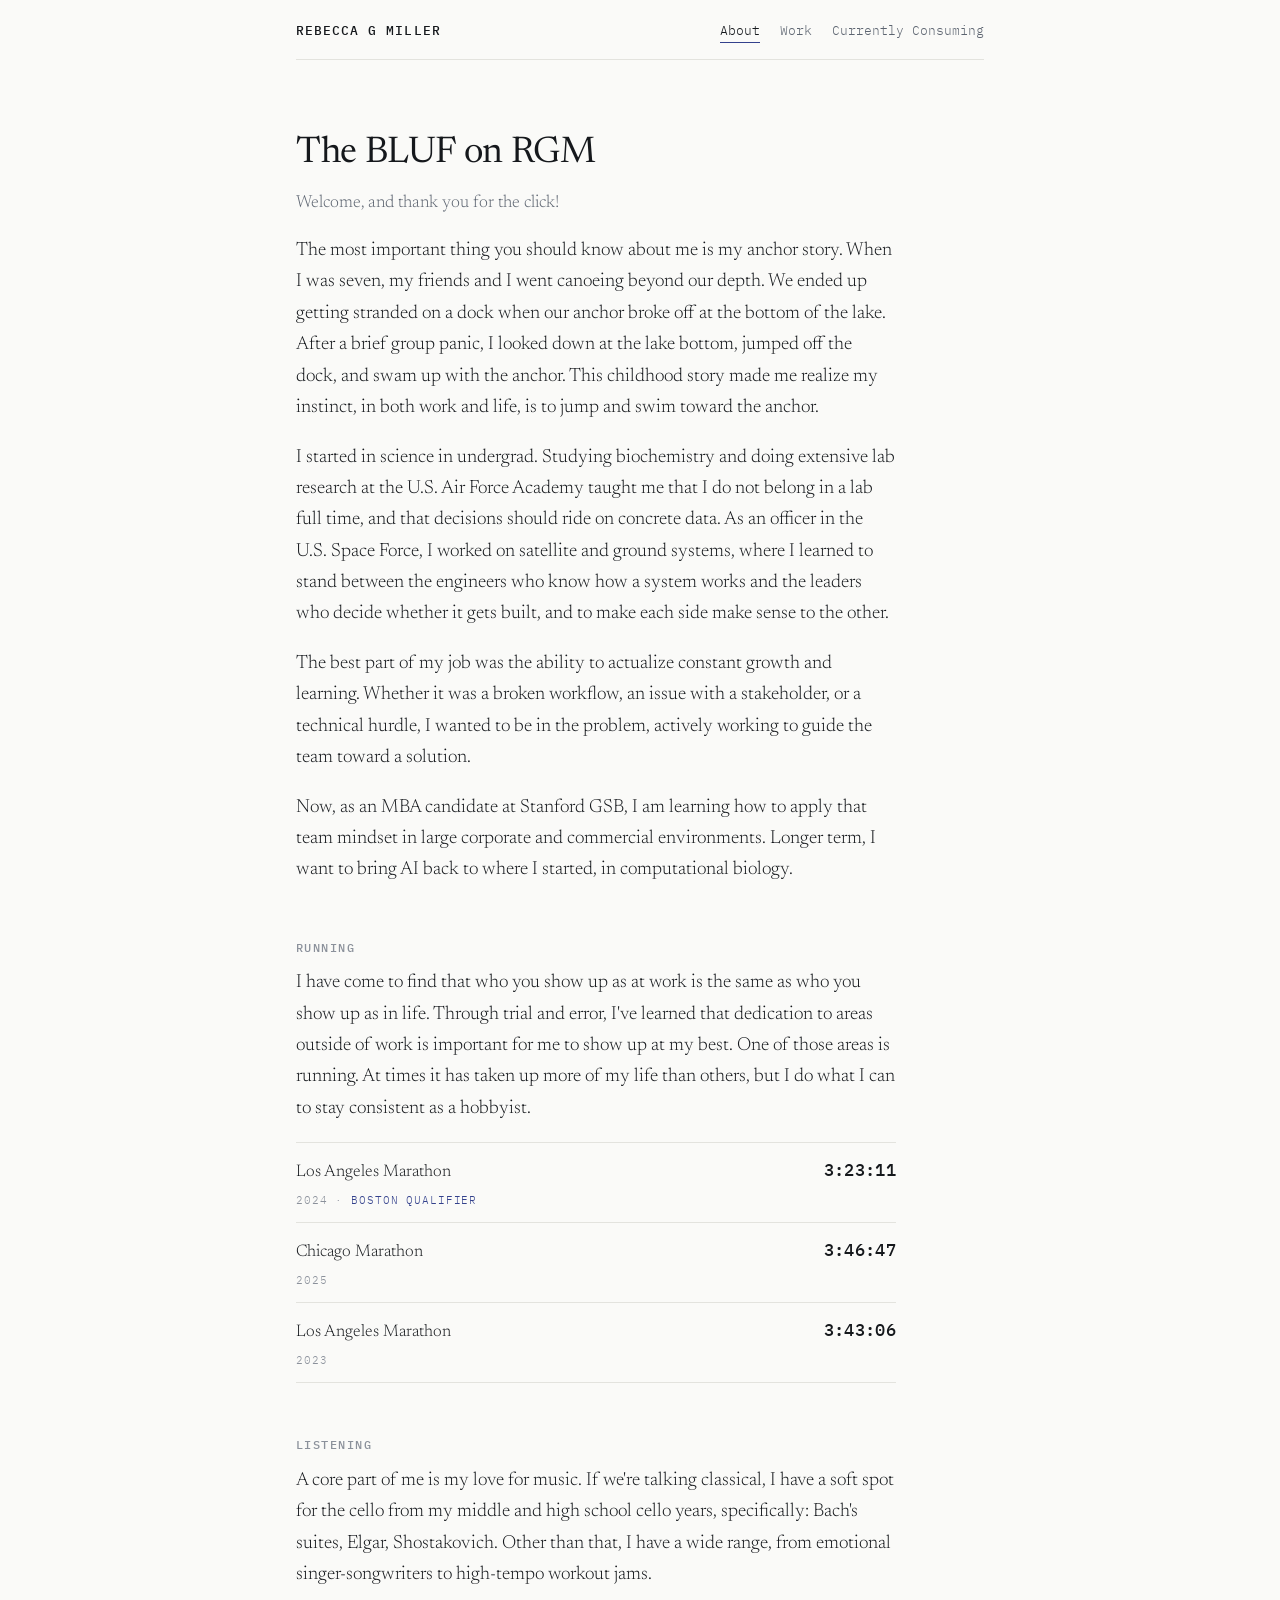
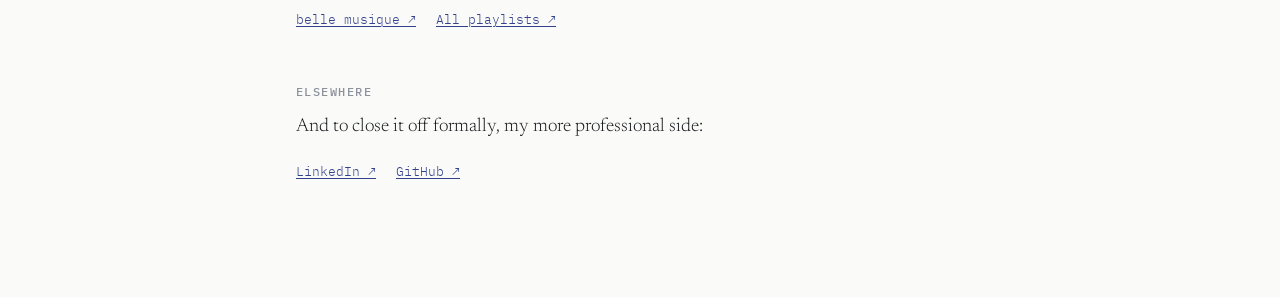
<file: index.html>
<!DOCTYPE html>
<html lang="en">
<head>
<meta charset="utf-8">
<meta name="viewport" content="width=device-width, initial-scale=1">
<title>Rebecca G Miller</title>
<link rel="icon" type="image/svg+xml" href="/favicon.svg">
<link rel="stylesheet" href="/styles.css">
</head>
<body>
<div class="wrap">

  <header class="masthead">
    <a class="masthead-name" href="/">Rebecca G Miller</a>
    <nav class="masthead-nav">
      <a href="/about.html" class="active">About</a>
      <a href="/work.html">Work</a>
      <a href="/media.html">Currently Consuming</a>
    </nav>
  </header>

  <main class="prose">

    <h1>The BLUF on RGM</h1>

    <p class="dek">Welcome, and thank you for the click!</p>

    <p>The most important thing you should know about me is my anchor story. When I was seven, my friends and I went canoeing beyond our depth. We ended up getting stranded on a dock when our anchor broke off at the bottom of the lake. After a brief group panic, I looked down at the lake bottom, jumped off the dock, and swam up with the anchor. This childhood story made me realize my instinct, in both work and life, is to jump and swim toward the anchor.</p>

    <p>I started in science in undergrad. Studying biochemistry and doing extensive lab research at the U.S. Air Force Academy taught me that I do not belong in a lab full time, and that decisions should ride on concrete data. As an officer in the U.S. Space Force, I worked on satellite and ground systems, where I learned to stand between the engineers who know how a system works and the leaders who decide whether it gets built, and to make each side make sense to the other.</p>

    <p>The best part of my job was the ability to actualize constant growth and learning. Whether it was a broken workflow, an issue with a stakeholder, or a technical hurdle, I wanted to be in the problem, actively working to guide the team toward a solution.</p>

    <p>Now, as an MBA candidate at Stanford GSB, I am learning how to apply that team mindset in large corporate and commercial environments. Longer term, I want to bring AI back to where I started, in computational biology.</p>

    <h2>Running</h2>
    <p>I have come to find that who you show up as at work is the same as who you show up as in life. Through trial and error, I've learned that dedication to areas outside of work is important for me to show up at my best. One of those areas is running. At times it has taken up more of my life than others, but I do what I can to stay consistent as a hobbyist.</p>
    <ul class="races">
      <li>
        <a href="https://results2.xacte.com/#/e/2537/searchable" target="_blank" rel="noopener">
          <span class="race-name">Los Angeles Marathon</span>
          <span class="race-time">3:23:11</span>
          <span class="race-meta">2024 · <span class="tag">Boston qualifier</span></span>
        </a>
      </li>
      <li>
        <a href="https://marathonguide.com/races/run/chicago-marathon-copy/2025/results/14101488/" target="_blank" rel="noopener">
          <span class="race-name">Chicago Marathon</span>
          <span class="race-time">3:46:47</span>
          <span class="race-meta">2025</span>
        </a>
      </li>
      <li>
        <a href="https://results2.xacte.com/#/e/2472/searchable" target="_blank" rel="noopener">
          <span class="race-name">Los Angeles Marathon</span>
          <span class="race-time">3:43:06</span>
          <span class="race-meta">2023</span>
        </a>
      </li>
    </ul>

    <h2>Listening</h2>
    <p>A core part of me is my love for music. If we're talking classical, I have a soft spot for the cello from my middle and high school cello years, specifically: Bach's suites, Elgar, Shostakovich. Other than that, I have a wide range, from emotional singer-songwriters to high-tempo workout jams.</p>
    <p class="listen-links">
      <a href="https://open.spotify.com/playlist/0WdtimAxarNLtCtelK1CUf" target="_blank" rel="noopener">belle musique ↗</a>
      <a href="https://open.spotify.com/user/rebeccamiller046" target="_blank" rel="noopener">All playlists ↗</a>
    </p>

    <h2>Elsewhere</h2>
    <p>And to close it off formally, my more professional side:</p>
    <p class="listen-links">
      <a href="https://www.linkedin.com/in/reb-mil/" target="_blank" rel="noopener">LinkedIn ↗</a>
      <a href="https://github.com/rebmil" target="_blank" rel="noopener">GitHub ↗</a>
    </p>

  </main>

</div>
</body>
</html>
</file>
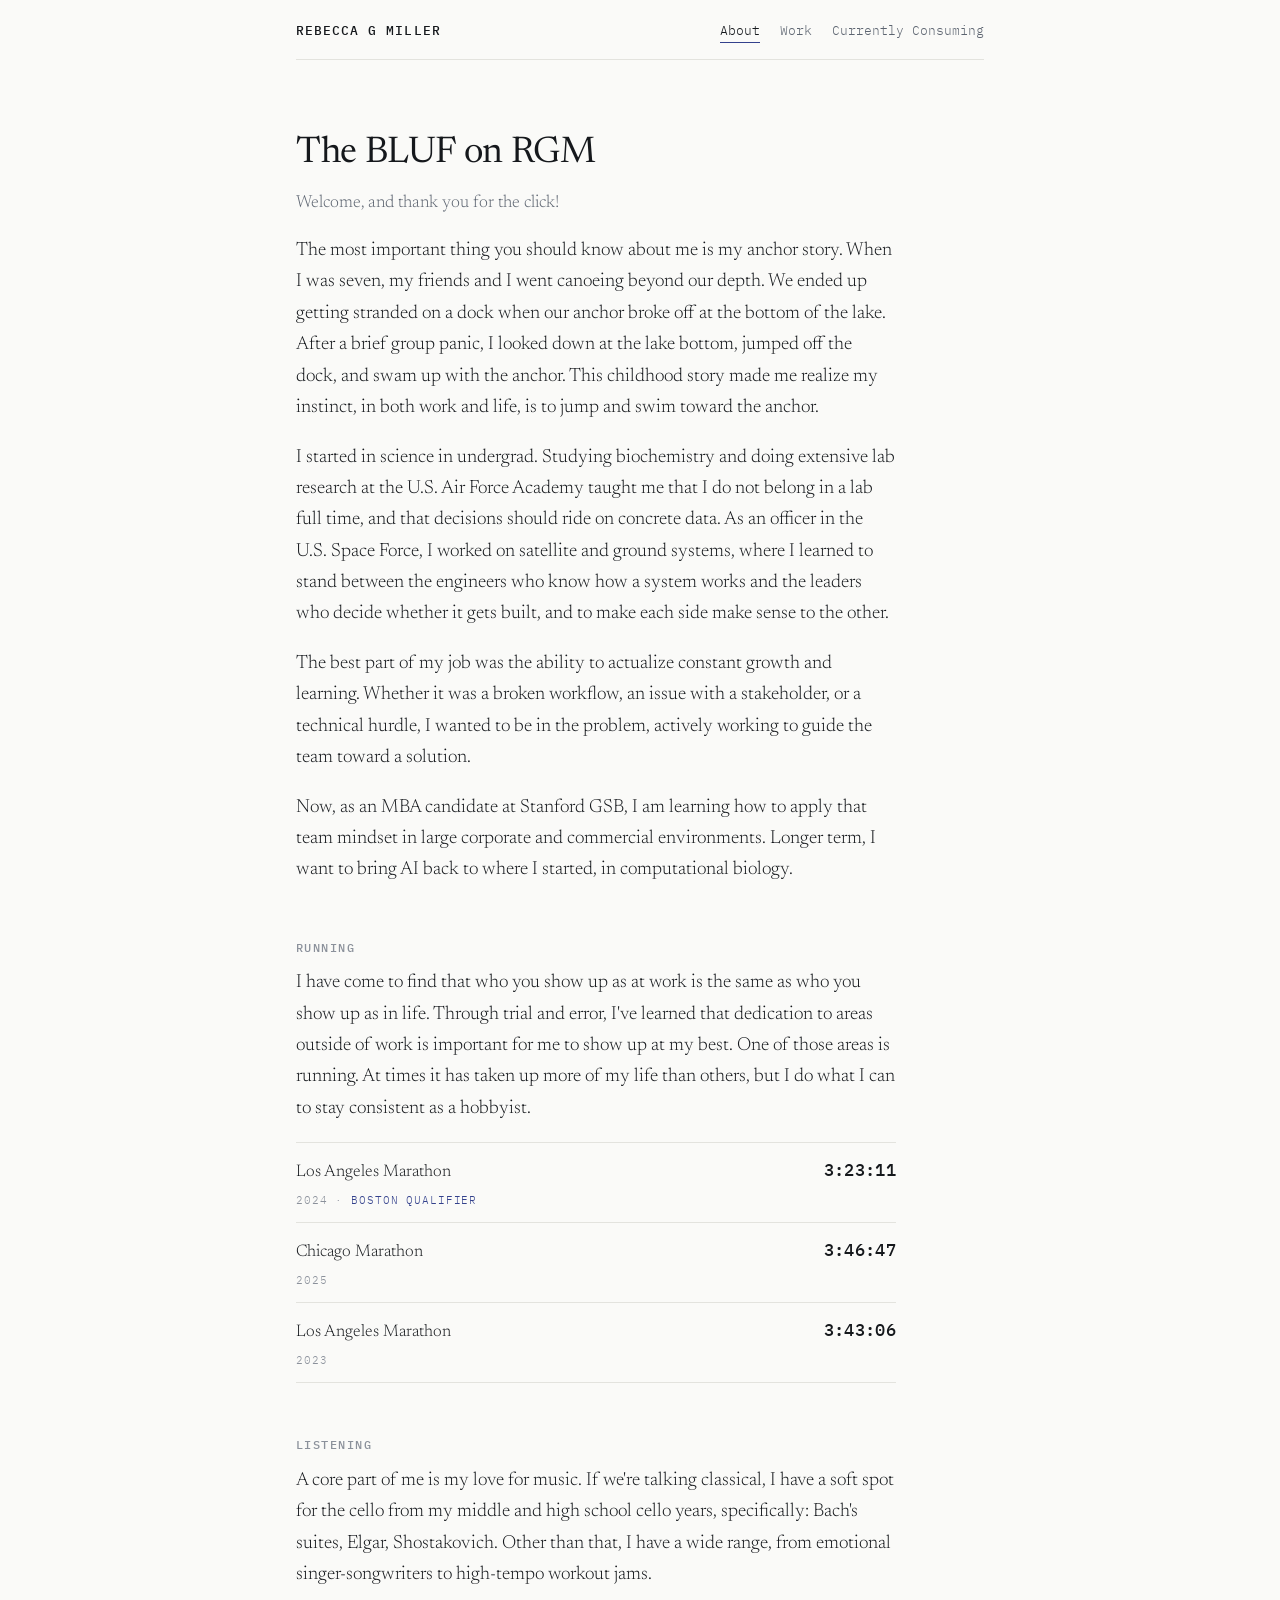
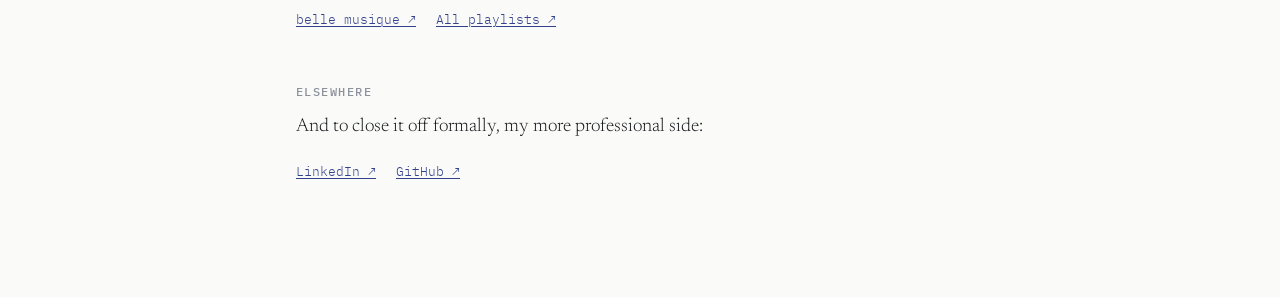
<file: about.html>
<!DOCTYPE html>
<html lang="en">
<head>
<meta charset="utf-8">
<meta name="viewport" content="width=device-width, initial-scale=1">
<title>About — Rebecca G Miller</title>
<link rel="icon" type="image/svg+xml" href="/favicon.svg">
<link rel="stylesheet" href="/styles.css">
</head>
<body>
<div class="wrap">

  <header class="masthead">
    <a class="masthead-name" href="/">Rebecca G Miller</a>
    <nav class="masthead-nav">
      <a href="/about.html" class="active">About</a>
      <a href="/work.html">Work</a>
      <a href="/media.html">Currently Consuming</a>
    </nav>
  </header>

  <main class="prose">

    <h1>The BLUF on RGM</h1>

    <p class="dek">Welcome, and thank you for the click!</p>

    <p>The most important thing you should know about me is my anchor story. When I was seven, my friends and I went canoeing beyond our depth. We ended up getting stranded on a dock when our anchor broke off at the bottom of the lake. After a brief group panic, I looked down at the lake bottom, jumped off the dock, and swam up with the anchor. This childhood story made me realize my instinct, in both work and life, is to jump and swim toward the anchor.</p>

    <p>I started in science in undergrad. Studying biochemistry and doing extensive lab research at the U.S. Air Force Academy taught me that I do not belong in a lab full time, and that decisions should ride on concrete data. As an officer in the U.S. Space Force, I worked on satellite and ground systems, where I learned to stand between the engineers who know how a system works and the leaders who decide whether it gets built, and to make each side make sense to the other.</p>

    <p>The best part of my job was the ability to actualize constant growth and learning. Whether it was a broken workflow, an issue with a stakeholder, or a technical hurdle, I wanted to be in the problem, actively working to guide the team toward a solution.</p>

    <p>Now, as an MBA candidate at Stanford GSB, I am learning how to apply that team mindset in large corporate and commercial environments. Longer term, I want to bring AI back to where I started, in computational biology.</p>

    <h2>Running</h2>
    <p>I have come to find that who you show up as at work is the same as who you show up as in life. Through trial and error, I've learned that dedication to areas outside of work is important for me to show up at my best. One of those areas is running. At times it has taken up more of my life than others, but I do what I can to stay consistent as a hobbyist.</p>
    <ul class="races">
      <li>
        <a href="https://results2.xacte.com/#/e/2537/searchable" target="_blank" rel="noopener">
          <span class="race-name">Los Angeles Marathon</span>
          <span class="race-time">3:23:11</span>
          <span class="race-meta">2024 · <span class="tag">Boston qualifier</span></span>
        </a>
      </li>
      <li>
        <a href="https://marathonguide.com/races/run/chicago-marathon-copy/2025/results/14101488/" target="_blank" rel="noopener">
          <span class="race-name">Chicago Marathon</span>
          <span class="race-time">3:46:47</span>
          <span class="race-meta">2025</span>
        </a>
      </li>
      <li>
        <a href="https://results2.xacte.com/#/e/2472/searchable" target="_blank" rel="noopener">
          <span class="race-name">Los Angeles Marathon</span>
          <span class="race-time">3:43:06</span>
          <span class="race-meta">2023</span>
        </a>
      </li>
    </ul>

    <h2>Listening</h2>
    <p>A core part of me is my love for music. If we're talking classical, I have a soft spot for the cello from my middle and high school cello years, specifically: Bach's suites, Elgar, Shostakovich. Other than that, I have a wide range, from emotional singer-songwriters to high-tempo workout jams.</p>
    <p class="listen-links">
      <a href="https://open.spotify.com/playlist/0WdtimAxarNLtCtelK1CUf" target="_blank" rel="noopener">belle musique ↗</a>
      <a href="https://open.spotify.com/user/rebeccamiller046" target="_blank" rel="noopener">All playlists ↗</a>
    </p>

    <h2>Elsewhere</h2>
    <p>And to close it off formally, my more professional side:</p>
    <p class="listen-links">
      <a href="https://www.linkedin.com/in/reb-mil/" target="_blank" rel="noopener">LinkedIn ↗</a>
      <a href="https://github.com/rebmil" target="_blank" rel="noopener">GitHub ↗</a>
    </p>

  </main>

</div>
</body>
</html>
</file>
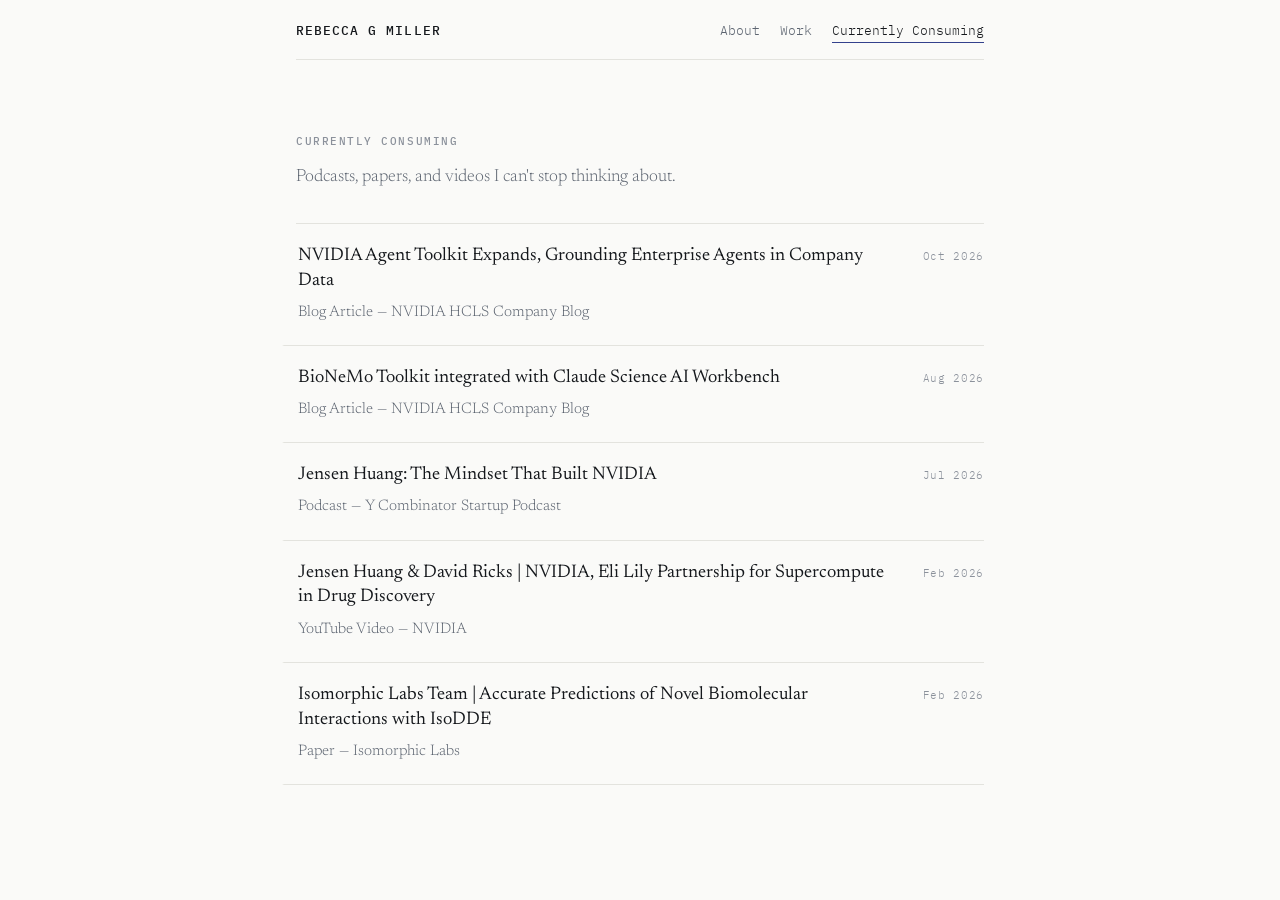
<file: media.html>
<!DOCTYPE html>
<html lang="en">
<head>
<meta charset="utf-8">
<meta name="viewport" content="width=device-width, initial-scale=1">
<title>Media — Rebecca Miller</title>
<link rel="icon" type="image/svg+xml" href="/favicon.svg">
<link rel="stylesheet" href="/styles.css">
</head>
<body>
<div class="wrap">

  <header class="masthead">
    <a class="masthead-name" href="/">Rebecca G Miller</a>
    <nav class="masthead-nav">
      <a href="/about.html">About</a>
      <a href="/work.html">Work</a>
      <a href="/media.html" class="active">Currently Consuming</a>
    </nav>
  </header>

  <main>

    <p class="eyebrow">Currently Consuming</p>

    <p class="dek">Podcasts, papers, and videos I can't stop thinking about.</p>

    <!--
      Add entries here, newest first. Each entry:

      <a class="entry" href="URL" target="_blank" rel="noopener">
        <div class="entry-head">
          <h2 class="entry-title">Title</h2>
          <span class="entry-status">Mon D, YYYY</span>
        </div>
        <p class="entry-note">Podcast / Article / etc. — Source</p>
      </a>
    -->
    <div class="log">
      <a class="entry" href="https://blogs.nvidia.com/blog/enterprise-platforms-agent-toolkit/" target="_blank" rel="noopener">
        <div class="entry-head">
          <h2 class="entry-title">NVIDIA Agent Toolkit Expands, Grounding Enterprise Agents in Company Data</h2>
          <span class="entry-status">Oct 2026</span>
        </div>
        <p class="entry-note">Blog Article — NVIDIA HCLS Company Blog</p>
      </a>
      <a class="entry" href="https://blogs.nvidia.com/blog/claude-science-bionemo-agent-toolkit/" target="_blank" rel="noopener">
        <div class="entry-head">
          <h2 class="entry-title">BioNeMo Toolkit integrated with Claude Science AI Workbench</h2>
          <span class="entry-status">Aug 2026</span>
        </div>
        <p class="entry-note">Blog Article — NVIDIA HCLS Company Blog</p>
      </a>
      <a class="entry" href="https://open.spotify.com/episode/5AYJMefKXQV3Mz6wCPLM1g" target="_blank" rel="noopener">
        <div class="entry-head">
          <h2 class="entry-title">Jensen Huang: The Mindset That Built NVIDIA</h2>
          <span class="entry-status">Jul 2026</span>
        </div>
        <p class="entry-note">Podcast — Y Combinator Startup Podcast</p>
      </a>
      <a class="entry" href="https://www.youtube.com/watch?v=zbiEYMapsvw" target="_blank" rel="noopener">
        <div class="entry-head">
          <h2 class="entry-title">Jensen Huang & David Ricks | NVIDIA, Eli Lily Partnership for Supercompute in Drug Discovery</h2>
          <span class="entry-status">Feb 2026</span>
        </div>
        <p class="entry-note">YouTube Video — NVIDIA</p>
      </a>
      <a class="entry" href="/files/isodde_technical_report.pdf" target="_blank" rel="noopener">
        <div class="entry-head">
          <h2 class="entry-title">Isomorphic Labs Team | Accurate Predictions of Novel Biomolecular Interactions with IsoDDE</h2>
          <span class="entry-status">Feb 2026</span>
        </div>
        <p class="entry-note">Paper — Isomorphic Labs</p>
      </a>
    </div>
  </main>

</div>
</body>
</html>
</file>
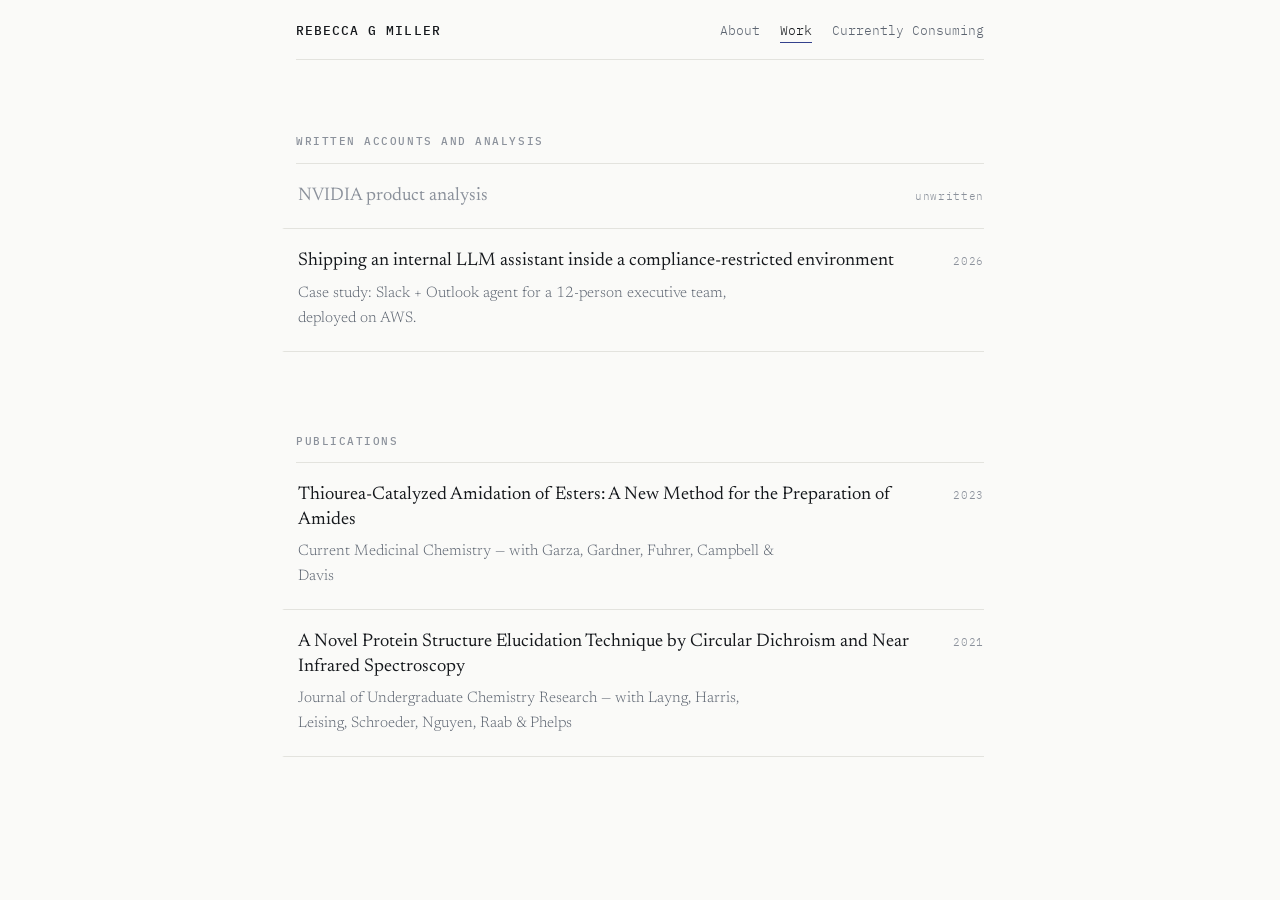
<file: work.html>
<!DOCTYPE html>
<html lang="en">
<head>
<meta charset="utf-8">
<meta name="viewport" content="width=device-width, initial-scale=1">
<title>Work — Rebecca G Miller</title>
<link rel="icon" type="image/svg+xml" href="/favicon.svg">
<link rel="stylesheet" href="/styles.css">
</head>
<body>
<div class="wrap">

  <header class="masthead">
    <a class="masthead-name" href="/">Rebecca G Miller</a>
    <nav class="masthead-nav">
      <a href="/about.html">About</a>
      <a href="/work.html" class="active">Work</a>
      <a href="/media.html">Currently Consuming</a>
    </nav>
  </header>

  <main>

    <p class="eyebrow">Written accounts and analysis</p>

    <div class="log">
      <!-- When the memo is drafted, change this div to <a class="entry" href="/work/product-analysis.html"> and update the status. -->
      <div class="entry entry-pending">
        <div class="entry-head">
          <h2 class="entry-title">NVIDIA product analysis</h2>
          <span class="entry-status">unwritten</span>
        </div>
      </div>
      <a class="entry" href="/files/outlook_slack_bot_overview.pdf" target="_blank" rel="noopener">
        <div class="entry-head">
          <h2 class="entry-title">Shipping an internal LLM assistant inside a compliance-restricted environment</h2>
          <span class="entry-status">2026</span>
        </div>
        <p class="entry-note">Case study: Slack + Outlook agent for a 12-person executive team, deployed on AWS.</p>
      </a>
    </div>

    <p class="eyebrow">Publications</p>

    <div class="log">
      <a class="entry" href="https://www.eurekaselect.com/article/124497" target="_blank" rel="noopener">
        <div class="entry-head">
          <h2 class="entry-title">Thiourea-Catalyzed Amidation of Esters: A New Method for the Preparation of Amides</h2>
          <span class="entry-status">2023</span>
        </div>
        <p class="entry-note">Current Medicinal Chemistry — with Garza, Gardner, Fuhrer, Campbell & Davis</p>
      </a>
      <a class="entry" href="https://web.archive.org/web/20250423074252/https://www.westmont.edu/sites/default/files/2021-08/Stephen%20Layng_0.pdf" target="_blank" rel="noopener">
        <div class="entry-head">
          <h2 class="entry-title">A Novel Protein Structure Elucidation Technique by Circular Dichroism and Near Infrared Spectroscopy</h2>
          <span class="entry-status">2021</span>
        </div>
        <p class="entry-note">Journal of Undergraduate Chemistry Research — with Layng, Harris, Leising, Schroeder, Nguyen, Raab & Phelps</p>
      </a>
    </div>

  </main>

</div>
</body>
</html>
</file>
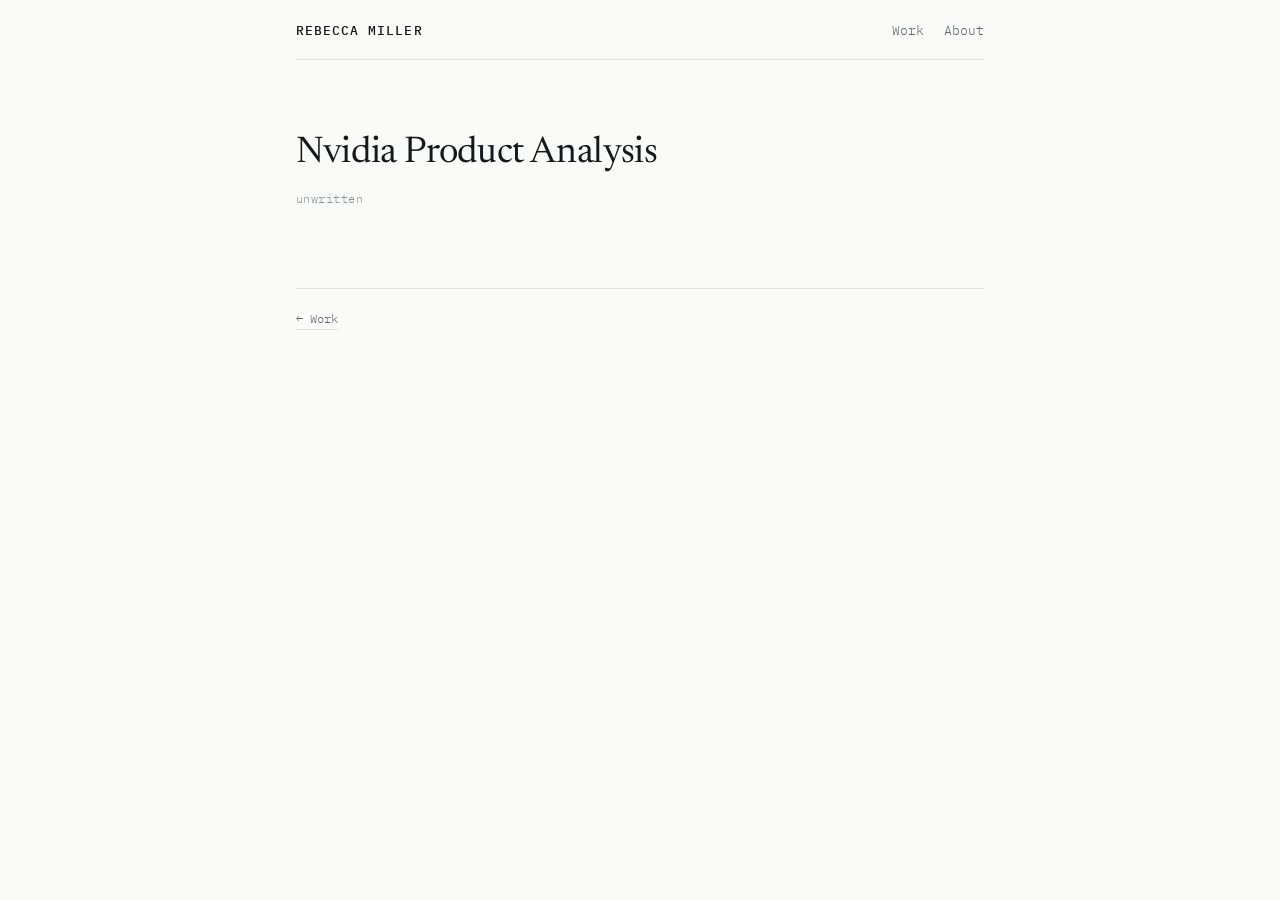
<file: work/prodcut-anaylsis.html>
<!DOCTYPE html>
<html lang="en">
<head>
<meta charset="utf-8">
<meta name="viewport" content="width=device-width, initial-scale=1">
<meta name="robots" content="noindex">
<title>Nvidia Product Analysis — Rebecca Miller</title>
<link rel="stylesheet" href="/styles.css">
</head>
<body>
<div class="wrap">
 
  <header class="masthead">
    <a class="masthead-name" href="/">Rebecca Miller</a>
    <nav class="masthead-nav">
      <a href="/">Work</a>
      <a href="/about.html">About</a>
    </nav>

  </header>

  <main class="prose">
    <h1>Nvidia Product Analysis</h1>
    <p class="byline">unwritten</p>
  </main>

  <footer class="footer">
    <a href="/">← Work</a>
  </footer>

</div>
</body>
</html>
</file>
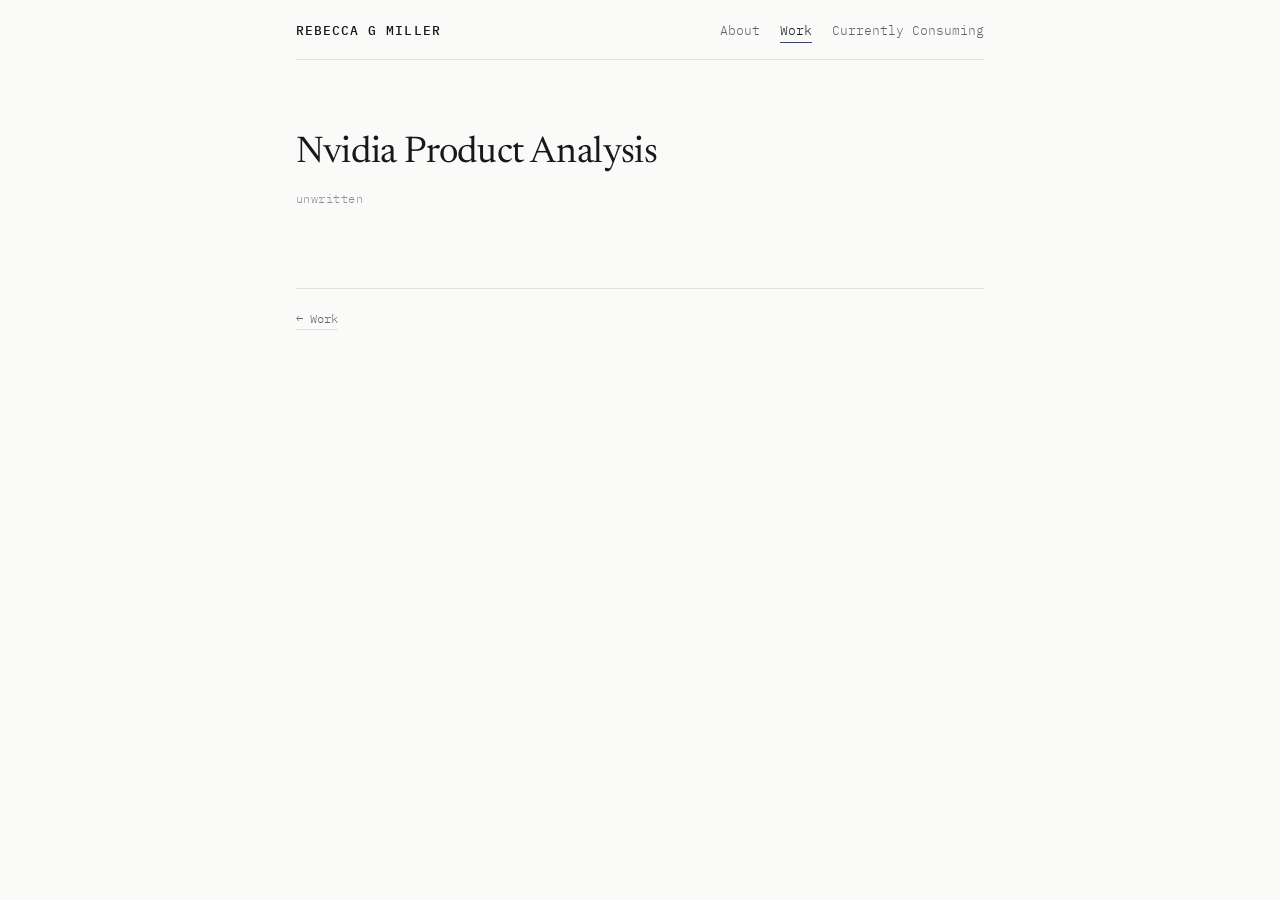
<file: work/product-analysis.html>
<!DOCTYPE html>
<html lang="en">
<head>
<meta charset="utf-8">
<meta name="viewport" content="width=device-width, initial-scale=1">
<meta name="robots" content="noindex">
<title>Nvidia Product Analysis — Rebecca G Miller</title>
<link rel="icon" type="image/svg+xml" href="/favicon.svg">
<link rel="stylesheet" href="/styles.css">
</head>
<body>
<div class="wrap">
 
  <header class="masthead">
    <a class="masthead-name" href="/">Rebecca G Miller</a>
    <nav class="masthead-nav">
      <a href="/about.html">About</a>
      <a href="/work.html" class="active">Work</a>
      <a href="/media.html">Currently Consuming</a>
    </nav>

  </header>

  <main class="prose">
    <h1>Nvidia Product Analysis</h1>
    <p class="byline">unwritten</p>
  </main>

  <footer class="footer">
    <a href="/work.html">← Work</a>
  </footer>

</div>
</body>
</html>
</file>
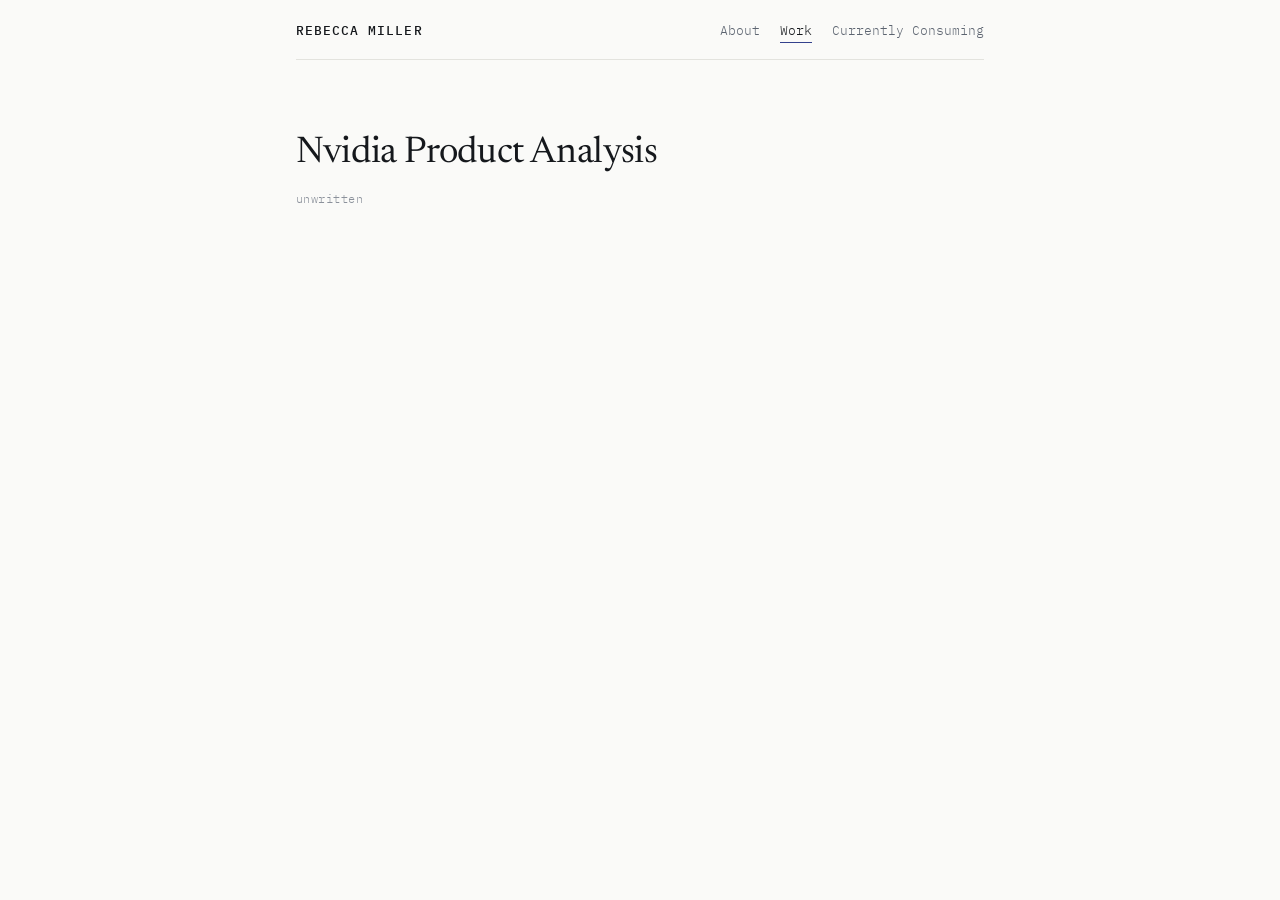
<file: work/product-anaylsis.html>
<!DOCTYPE html>
<html lang="en">
<head>
<meta charset="utf-8">
<meta name="viewport" content="width=device-width, initial-scale=1">
<meta name="robots" content="noindex">
<title>Nvidia Product Analysis — Rebecca Miller</title>
<link rel="stylesheet" href="/styles.css">
</head>
<body>
<div class="wrap">
 
  <header class="masthead">
    <a class="masthead-name" href="/">Rebecca Miller</a>
    <nav class="masthead-nav">
      <a href="/about.html">About</a>
      <a href="/work.html" class="active">Work</a>
      <a href="/media.html">Currently Consuming</a>
    </nav>

  </header>

  <main class="prose">
    <h1>Nvidia Product Analysis</h1>
    <p class="byline">unwritten</p>
  </main>

</div>
</body>
</html>
</file>
<file: styles.css>
@import url('https://fonts.googleapis.com/css2?family=IBM+Plex+Mono:wght@400;500&family=Newsreader:ital,opsz,wght@0,6..72,300;0,6..72,400;0,6..72,500;1,6..72,400&display=swap');

:root {
  --paper: #fafaf8;
  --ink: #15181c;
  --muted: #5c6470;
  --faint: #8b919b;
  --rule: #e3e3de;
  --signal: #33418c;
  --anomaly: #b4690e;
  --serif: 'Newsreader', Georgia, serif;
  --mono: 'IBM Plex Mono', ui-monospace, monospace;
  --measure: 60ch;
}

@media (prefers-color-scheme: dark) {
  :root {
    --paper: #14161a;
    --ink: #e8e8e4;
    --muted: #9aa1ac;
    --faint: #6d747f;
    --rule: #2a2e35;
    --signal: #9aa8ee;
    --anomaly: #e0a44a;
  }
}

* { box-sizing: border-box; }

html { -webkit-text-size-adjust: 100%; }

body {
  margin: 0;
  background: var(--paper);
  color: var(--ink);
  font-family: var(--serif);
  font-size: 19px;
  line-height: 1.65;
  font-weight: 300;
  -webkit-font-smoothing: antialiased;
}

.wrap {
  max-width: 46rem;
  margin: 0 auto;
  padding: 1.25rem 1.5rem 6rem;
  animation: fade-in 500ms ease both;
}

@keyframes fade-in {
  from { opacity: 0; transform: translateY(6px); }
  to { opacity: 1; transform: translateY(0); }
}

@media (prefers-reduced-motion: reduce) {
  .wrap { animation: none; }
}

/* ---- masthead ---- */

.masthead {
  display: flex;
  justify-content: space-between;
  align-items: baseline;
  gap: 1rem;
  flex-wrap: wrap;
  padding-bottom: 1rem;
  border-bottom: 1px solid var(--rule);
  margin-bottom: 4.5rem;
}

.masthead-name {
  font-family: var(--mono);
  font-size: 13px;
  font-weight: 500;
  letter-spacing: 0.08em;
  text-transform: uppercase;
  color: var(--ink);
  text-decoration: none;
}

.masthead-nav {
  font-family: var(--mono);
  font-size: 13px;
  display: flex;
  gap: 1.25rem;
}

.masthead-nav a {
  position: relative;
  color: var(--muted);
  text-decoration: none;
  padding-bottom: 2px;
  transition: color 200ms ease;
}

.masthead-nav a::after {
  content: '';
  position: absolute;
  left: 0;
  right: 100%;
  bottom: 0;
  height: 1px;
  background: var(--signal);
  transition: right 220ms cubic-bezier(0.4, 0, 0.2, 1);
}

.masthead-nav a:hover,
.masthead-nav a:focus-visible,
.masthead-nav a.active {
  color: var(--ink);
}

.masthead-nav a:hover::after,
.masthead-nav a:focus-visible::after,
.masthead-nav a.active::after {
  right: 0;
}

/* ---- hero ---- */

.thesis {
  font-size: clamp(2rem, 6vw, 2.9rem);
  line-height: 1.15;
  font-weight: 400;
  letter-spacing: -0.015em;
  margin: 0 0 1.5rem;
  max-width: 22ch;
}

.dek {
  font-size: 1.1rem;
  line-height: 1.6;
  color: var(--muted);
  max-width: var(--measure);
  margin: 0;
}

.dek em {
  font-style: italic;
  color: var(--ink);
}

/* ---- eyebrow labels ---- */

.eyebrow {
  font-family: var(--mono);
  font-size: 11px;
  font-weight: 500;
  letter-spacing: 0.14em;
  text-transform: uppercase;
  color: var(--faint);
  margin: 5rem 0 0.75rem;
}

main > .eyebrow:first-child {
  margin-top: 0;
}

/* ---- work log ---- */

.log {
  border-top: 1px solid var(--rule);
}

.entry {
  display: block;
  text-decoration: none;
  color: inherit;
  border-bottom: 1px solid var(--rule);
  padding: 1.25rem 0 1.25rem 0.85rem;
  margin-left: -0.85rem;
  border-left: 2px solid transparent;
  transition: border-left-color 250ms cubic-bezier(0.34, 1.4, 0.64, 1),
              padding-left 250ms cubic-bezier(0.34, 1.4, 0.64, 1),
              background-color 250ms ease;
}

a.entry:hover,
a.entry:focus-visible {
  border-left-color: var(--signal);
  padding-left: 1.2rem;
  background-color: color-mix(in srgb, var(--signal) 5%, transparent);
}

a.entry:hover .entry-title,
a.entry:focus-visible .entry-title {
  color: var(--signal);
  transition: color 150ms ease;
}

.entry-head {
  display: flex;
  justify-content: space-between;
  align-items: baseline;
  gap: 1.5rem;
}

.entry-title {
  font-size: 1.15rem;
  font-weight: 400;
  line-height: 1.35;
  margin: 0;
}

.entry-note {
  font-size: 0.95rem;
  color: var(--muted);
  margin: 0.4rem 0 0;
  max-width: 54ch;
}

.entry-status {
  font-family: var(--mono);
  font-size: 11px;
  letter-spacing: 0.06em;
  white-space: nowrap;
  color: var(--faint);
  flex-shrink: 0;
}

.status-live { color: var(--signal); }
.status-open { color: var(--anomaly); }

.entry-pending .entry-title { color: var(--faint); }

.dek + .log { margin-top: 2rem; }

/* ---- race results (about page) ---- */

.races {
  list-style: none;
  padding: 0 !important;
  margin: 1rem 0 1.25rem;
  border-top: 1px solid var(--rule);
}

.races li {
  margin: 0 !important;
  border-bottom: 1px solid var(--rule);
}

.races a {
  display: grid;
  grid-template-columns: 1fr auto;
  align-items: baseline;
  gap: 0.25rem 1.5rem;
  padding: 0.85rem 0;
  color: var(--ink) !important;
  text-decoration: none !important;
  transition: color 150ms ease;
}

.races a:hover .race-name,
.races a:focus-visible .race-name { color: var(--signal); }

.race-name { font-size: 1.05rem; }

.race-time {
  font-family: var(--mono);
  font-size: 1.05rem;
  font-weight: 500;
  letter-spacing: 0.02em;
  font-variant-numeric: tabular-nums;
}

.race-meta {
  grid-column: 1 / -1;
  font-family: var(--mono);
  font-size: 11px;
  letter-spacing: 0.08em;
  text-transform: uppercase;
  color: var(--faint);
}

.race-meta .tag { color: var(--signal); }

.listen-links {
  font-family: var(--mono);
  font-size: 13px;
  display: flex;
  gap: 1.25rem;
  flex-wrap: wrap;
}

/* ---- prose (memo pages) ---- */

.prose { max-width: var(--measure); }

.prose h1 {
  font-size: clamp(1.7rem, 4.5vw, 2.3rem);
  font-weight: 400;
  line-height: 1.2;
  letter-spacing: -0.01em;
  margin: 0 0 0.75rem;
}

.prose h2 {
  font-family: var(--mono);
  font-size: 12px;
  font-weight: 500;
  letter-spacing: 0.12em;
  text-transform: uppercase;
  color: var(--faint);
  margin: 3.25rem 0 0.6rem;
}

.prose p { margin: 0 0 1.15rem; }

.prose ul { padding-left: 1.1rem; margin: 0 0 1.15rem; }
.prose li { margin-bottom: 0.5rem; }

.prose a { color: var(--signal); text-decoration-thickness: 1px; text-underline-offset: 2px; }

.byline {
  font-family: var(--mono);
  font-size: 12px;
  color: var(--faint);
  letter-spacing: 0.04em;
  margin: 0 0 3rem;
}

.drop {
  font-family: var(--mono);
  font-size: 0.9rem;
  line-height: 1.6;
  color: var(--muted);
  border-left: 2px solid var(--anomaly);
  padding: 0.15rem 0 0.15rem 1rem;
  margin: 0 0 1.5rem;
}

/* ---- footer ---- */

.footer {
  margin-top: 5rem;
  padding-top: 1.25rem;
  border-top: 1px solid var(--rule);
  font-family: var(--mono);
  font-size: 12px;
  color: var(--faint);
  display: flex;
  gap: 1.25rem;
  flex-wrap: wrap;
}

.footer a {
  color: var(--muted);
  text-decoration: none;
  border-bottom: 1px solid var(--rule);
  transition: color 200ms ease, border-bottom-color 200ms ease;
}
.footer a:hover, .footer a:focus-visible { color: var(--ink); border-bottom-color: var(--signal); }

:focus-visible { outline: 2px solid var(--signal); outline-offset: 3px; }

@media (max-width: 34rem) {
  body { font-size: 18px; }
  .entry-head { flex-direction: column; gap: 0.35rem; }
}
</file>
